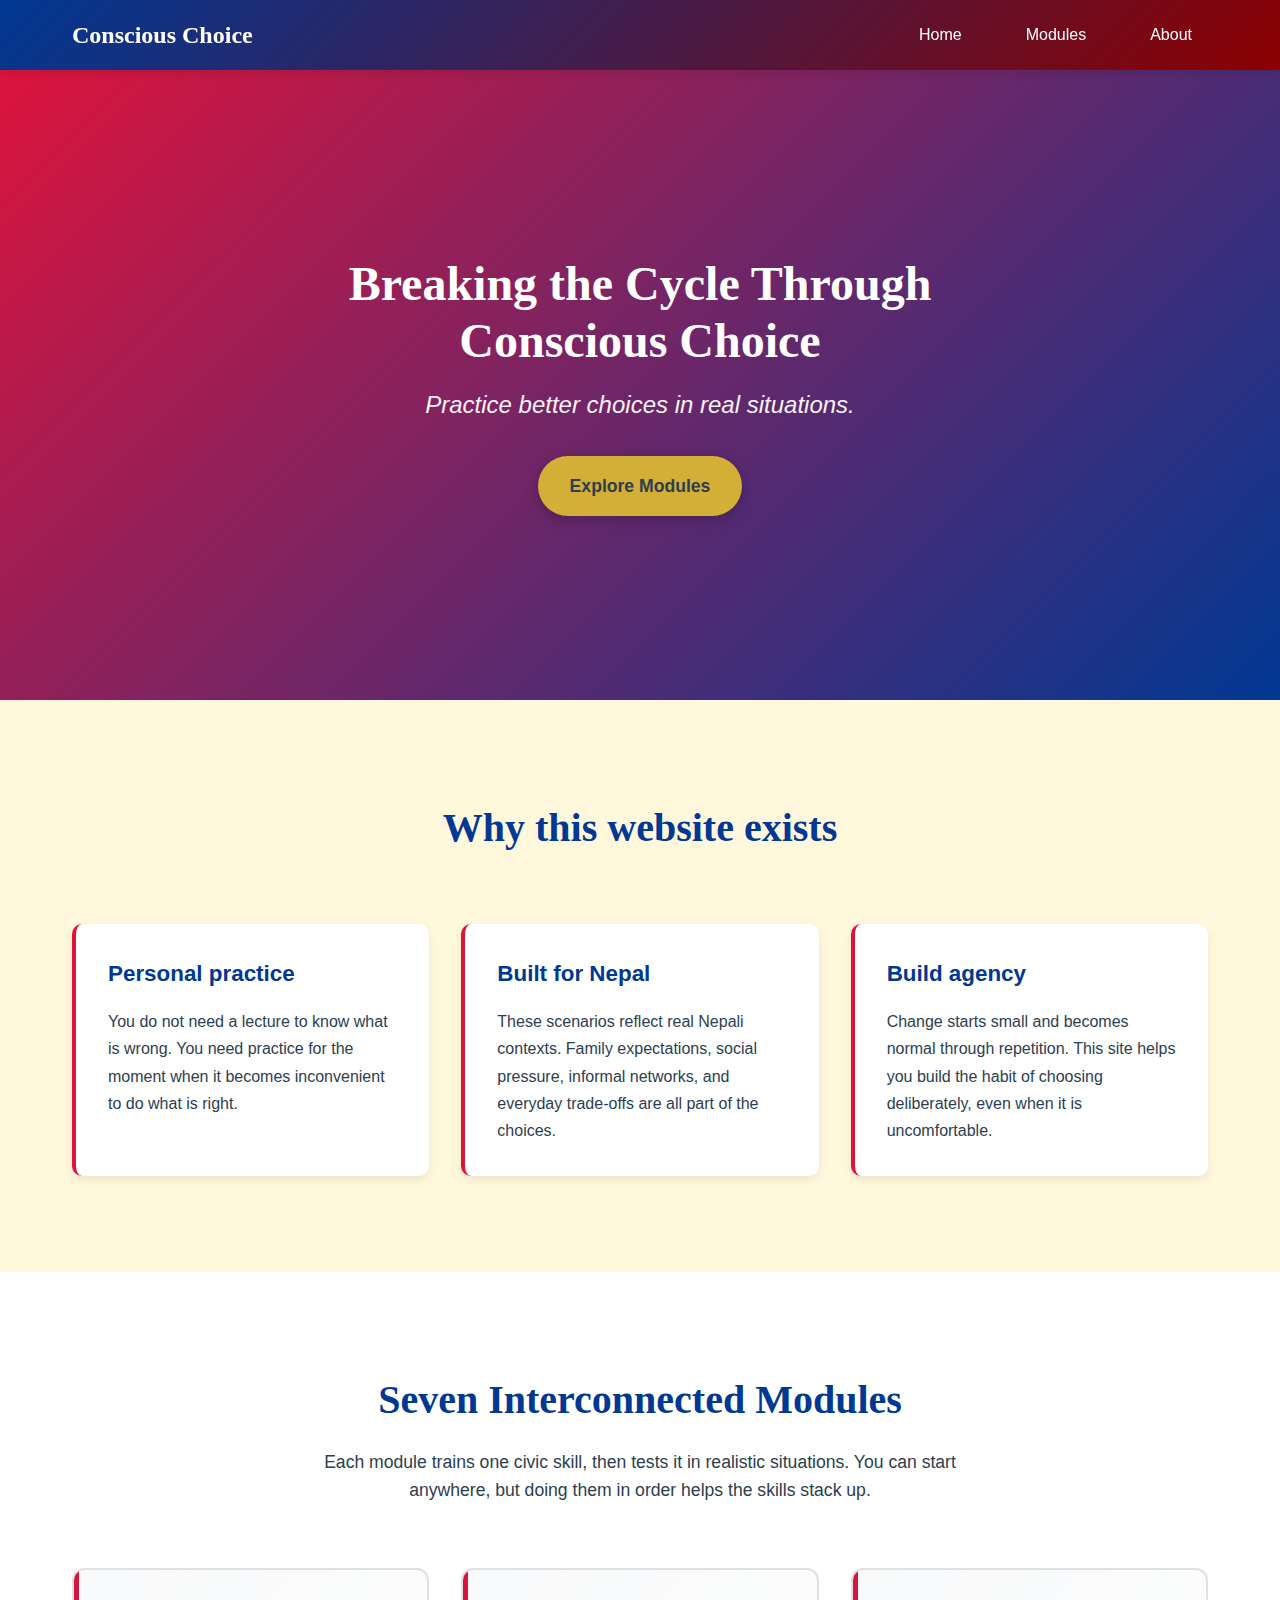
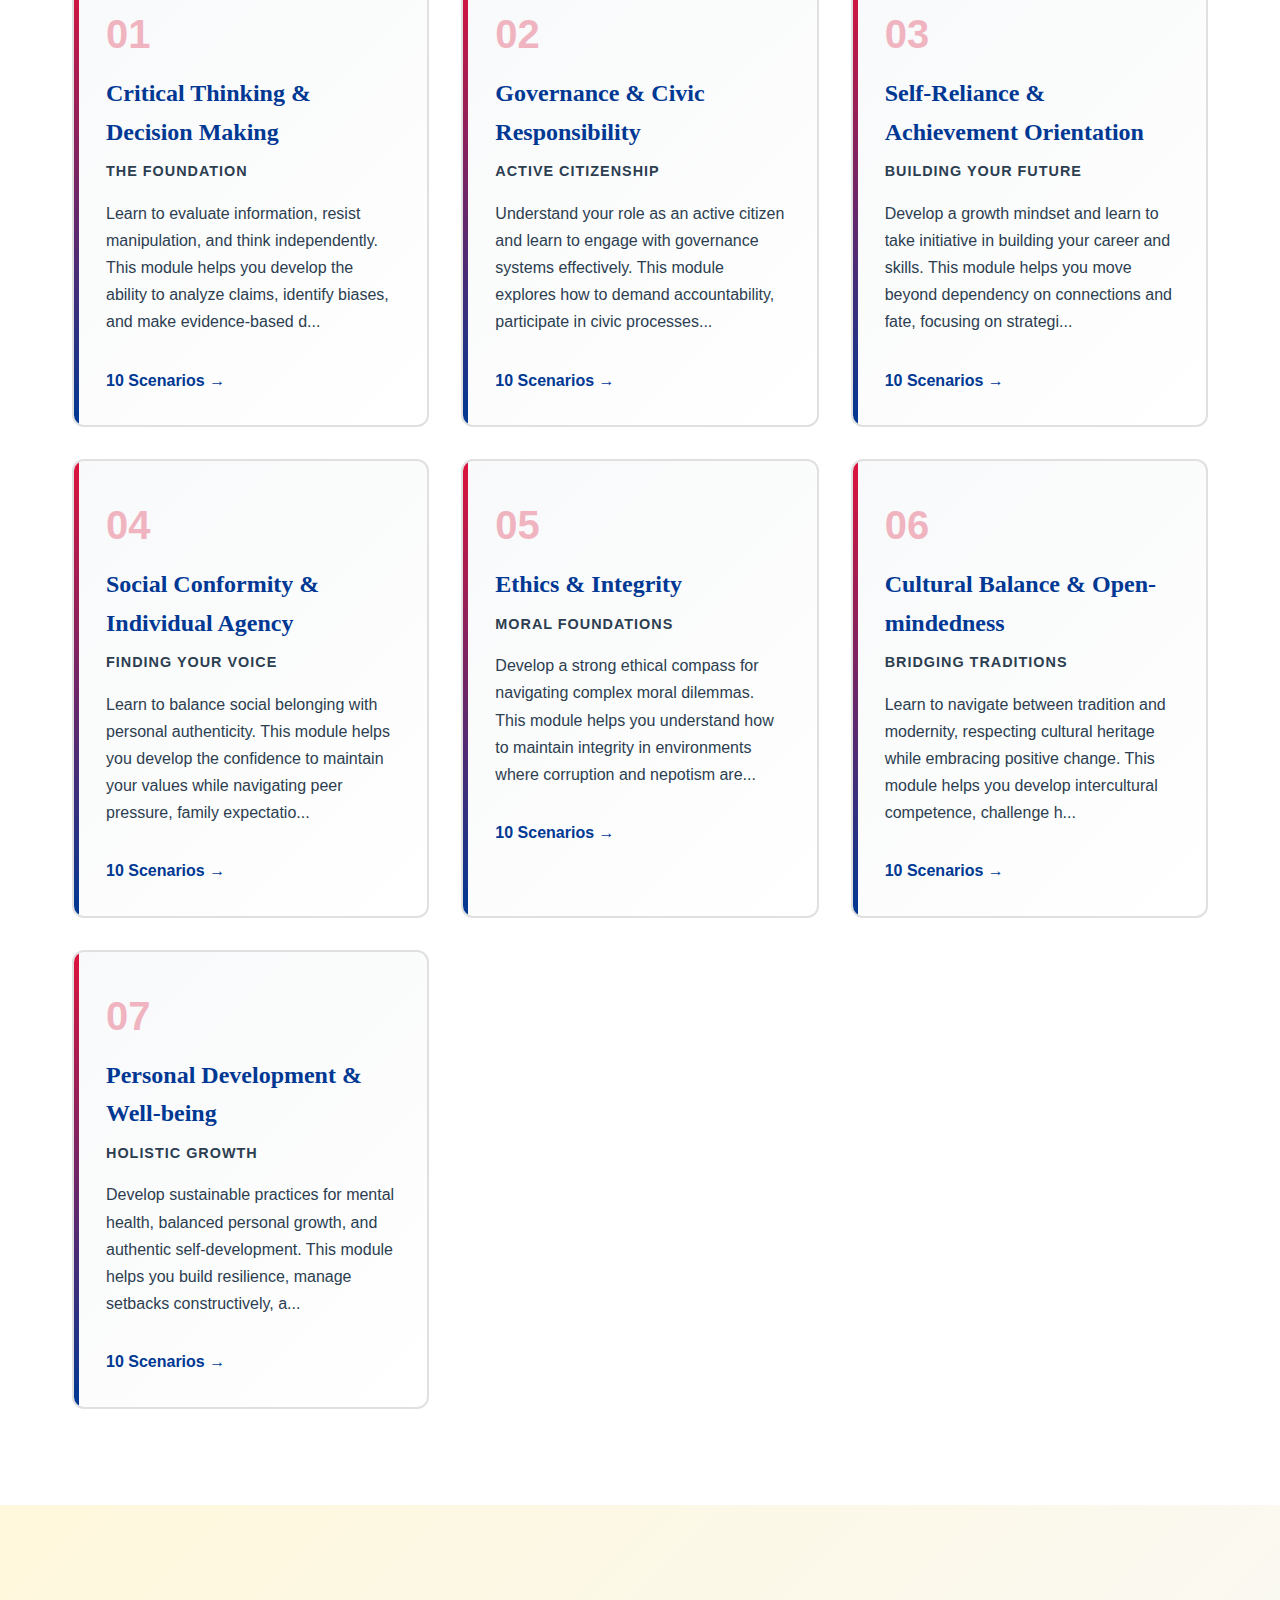
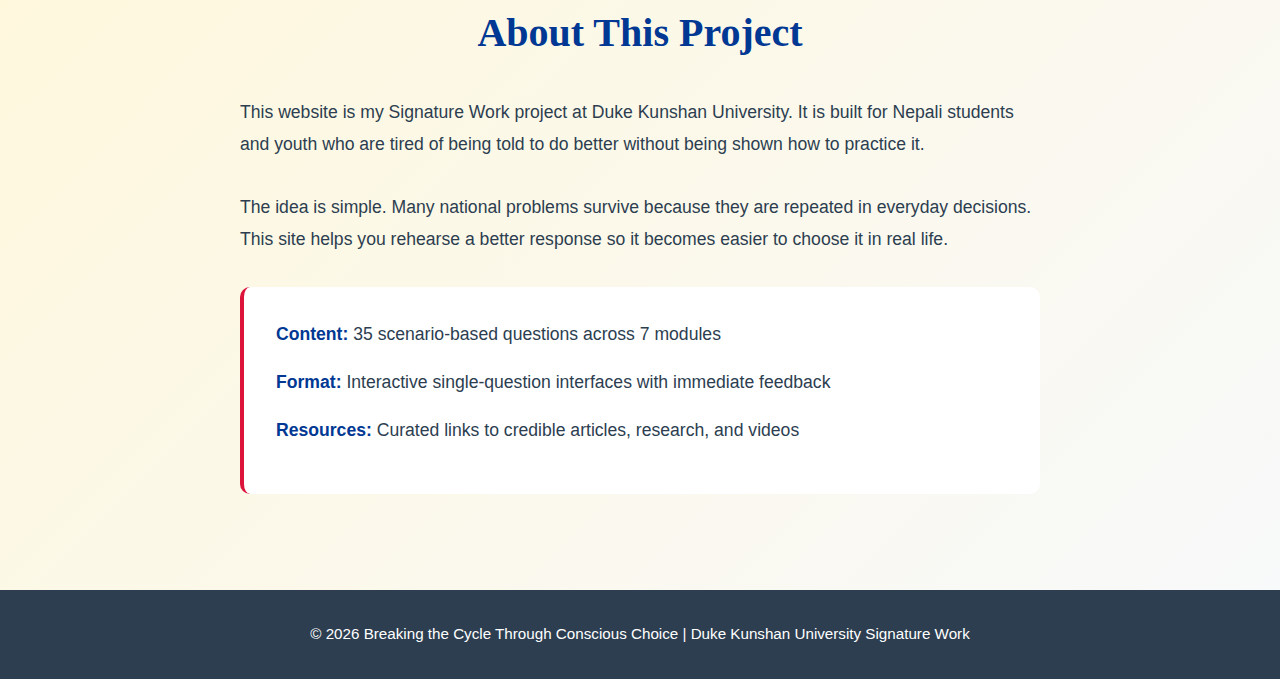
<file: index.html>
<!DOCTYPE html>
<html lang="en">
<head>
    <meta charset="UTF-8">
    <meta name="viewport" content="width=device-width, initial-scale=1.0">
    <title>Breaking the Cycle Through Conscious Choice</title>
    <link rel="stylesheet" href="styles.css">
</head>
<body>
    <!-- Navigation -->
    <nav class="navbar">
        <div class="nav-container">
            <h1 class="logo" id="siteName">Conscious Choice</h1>
            <ul class="nav-menu">
                <li><a href="#home">Home</a></li>
                <li><a href="#modules">Modules</a></li>
                <li><a href="#about">About</a></li>
            </ul>
        </div>
    </nav>

    <!-- Hero Section -->
    <section id="home" class="hero">
        <div class="hero-content">
            <h1 id="heroTitle">Loading...</h1>
            <p class="tagline" id="heroTagline">Loading...</p>
            <div id="heroDescription"></div>
            <a href="#modules" class="cta-button" id="heroCta">Explore Modules</a>
        </div>
    </section>

    <!-- Philosophy Section -->
    <section class="philosophy">
        <div class="container">
            <h2 id="philosophyTitle">Loading...</h2>
            <div class="philosophy-grid" id="philosophyCards"></div>
        </div>
    </section>

    <!-- Modules Section -->
    <section id="modules" class="modules">
        <div class="container">
            <h2 id="modulesTitle">Loading...</h2>
            <p class="modules-intro" id="modulesIntro">Loading...</p>
            <div class="module-list" id="moduleList"></div>
        </div>
    </section>

    <!-- About Section -->
    <section id="about" class="about">
        <div class="container">
            <h2 id="aboutTitle">Loading...</h2>
            <div id="aboutParagraphs"></div>
            <div class="project-meta" id="projectMeta"></div>
        </div>
    </section>

    <!-- Footer -->
    <footer>
        <div class="container">
            <p id="footerText">Loading...</p>
        </div>
    </footer>

    <script src="script.js"></script>
</body>
</html>
</file>
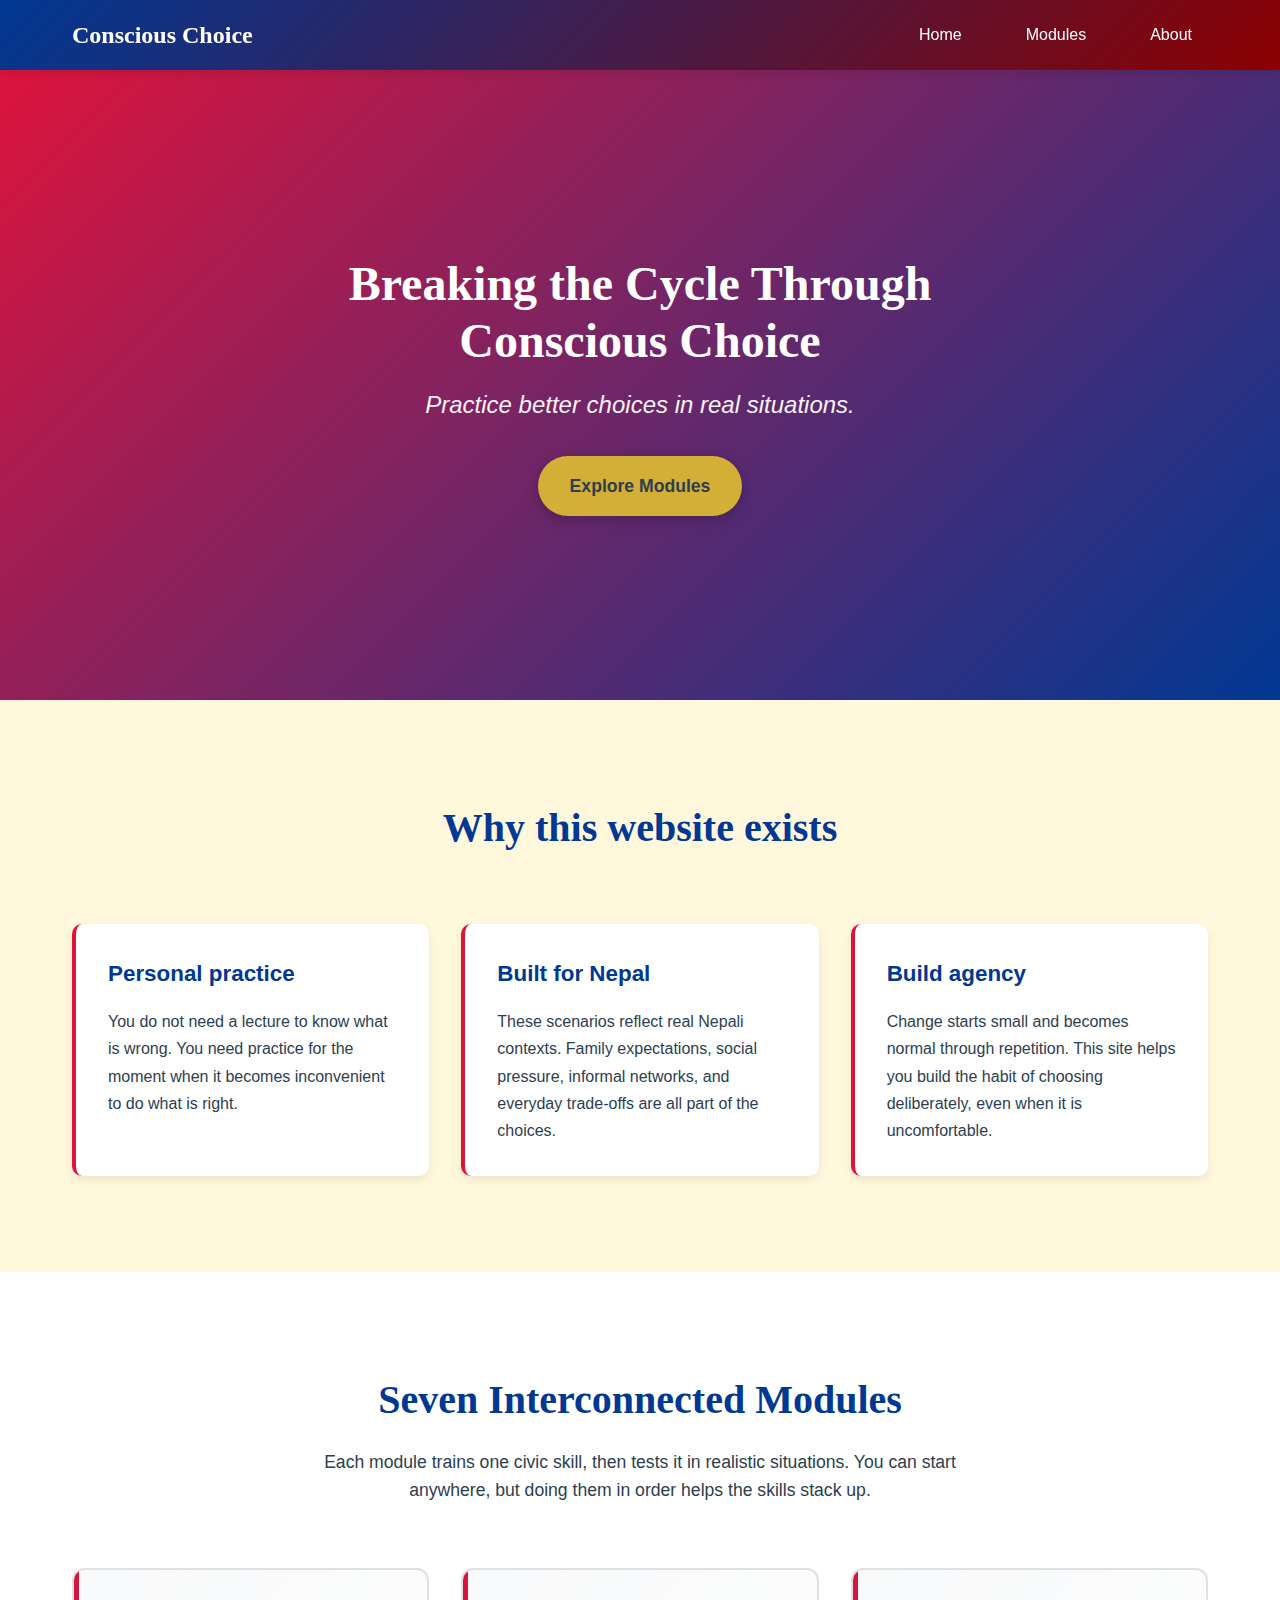
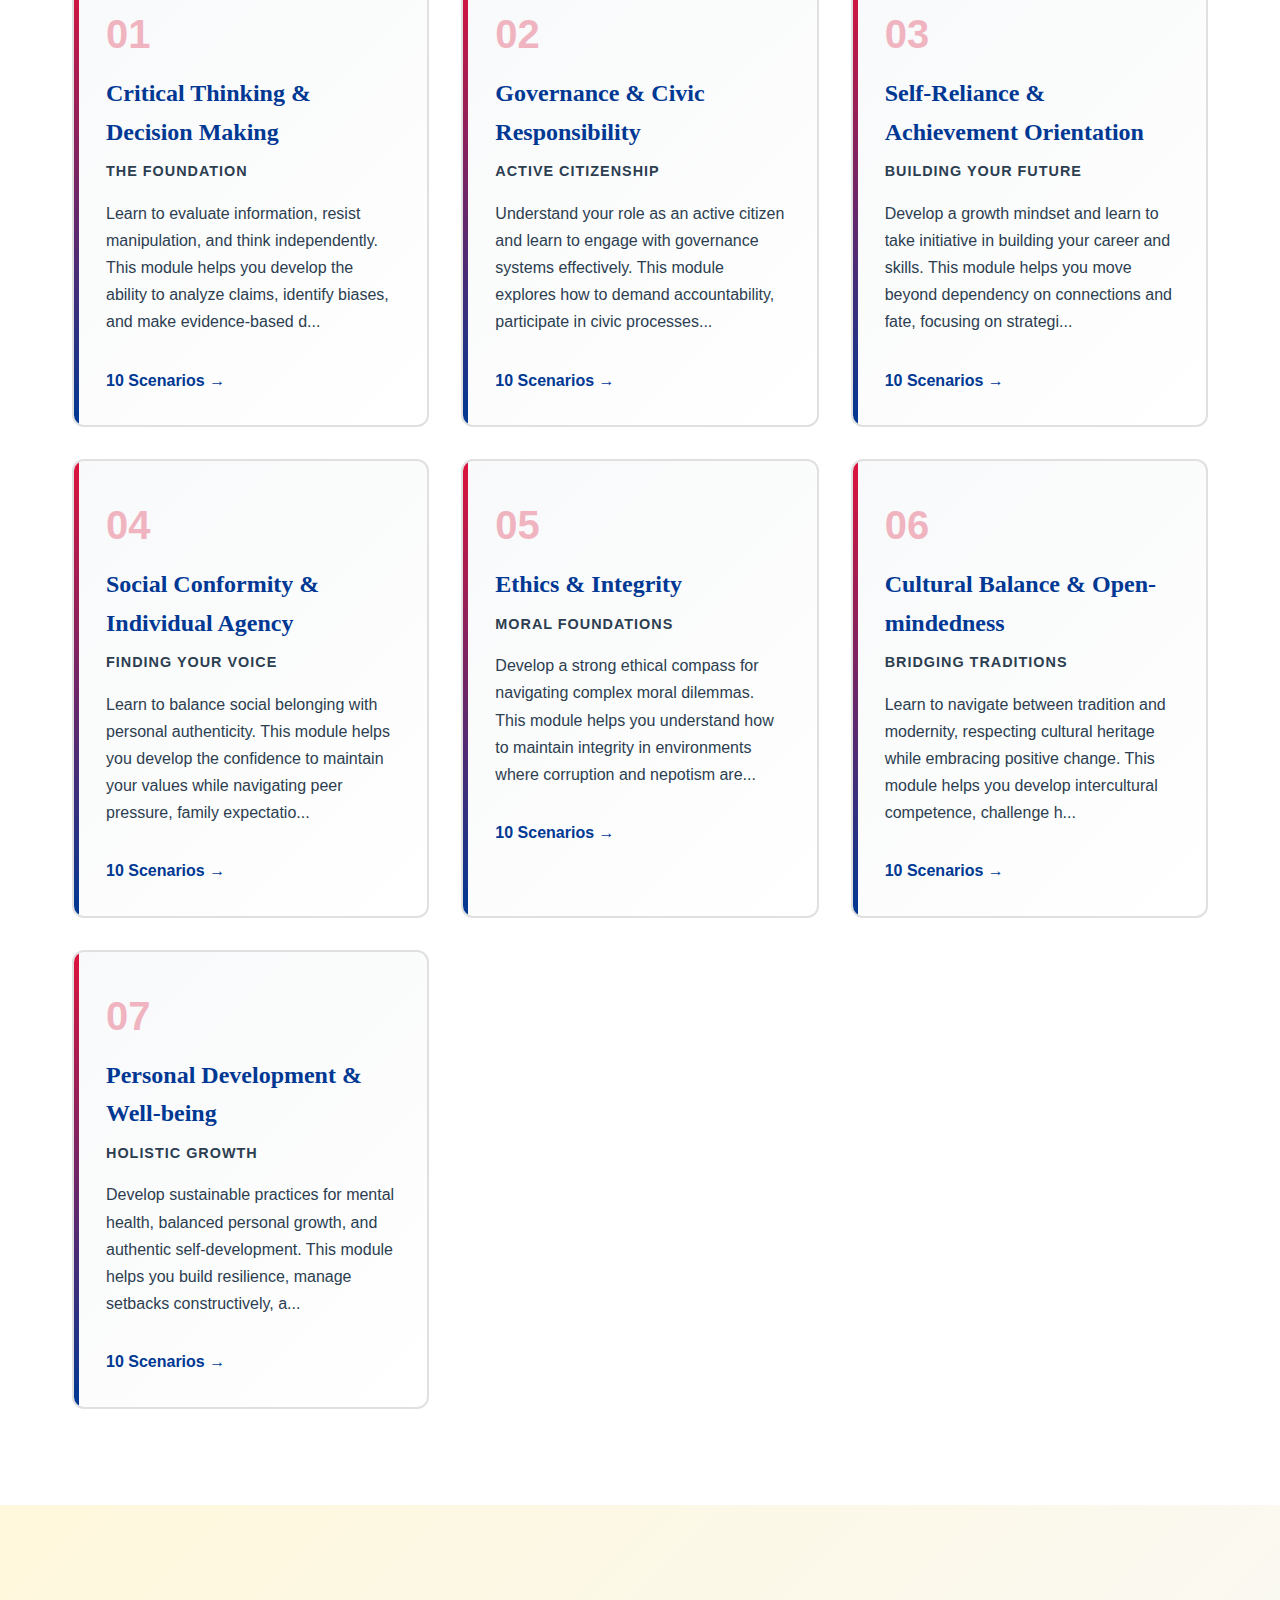
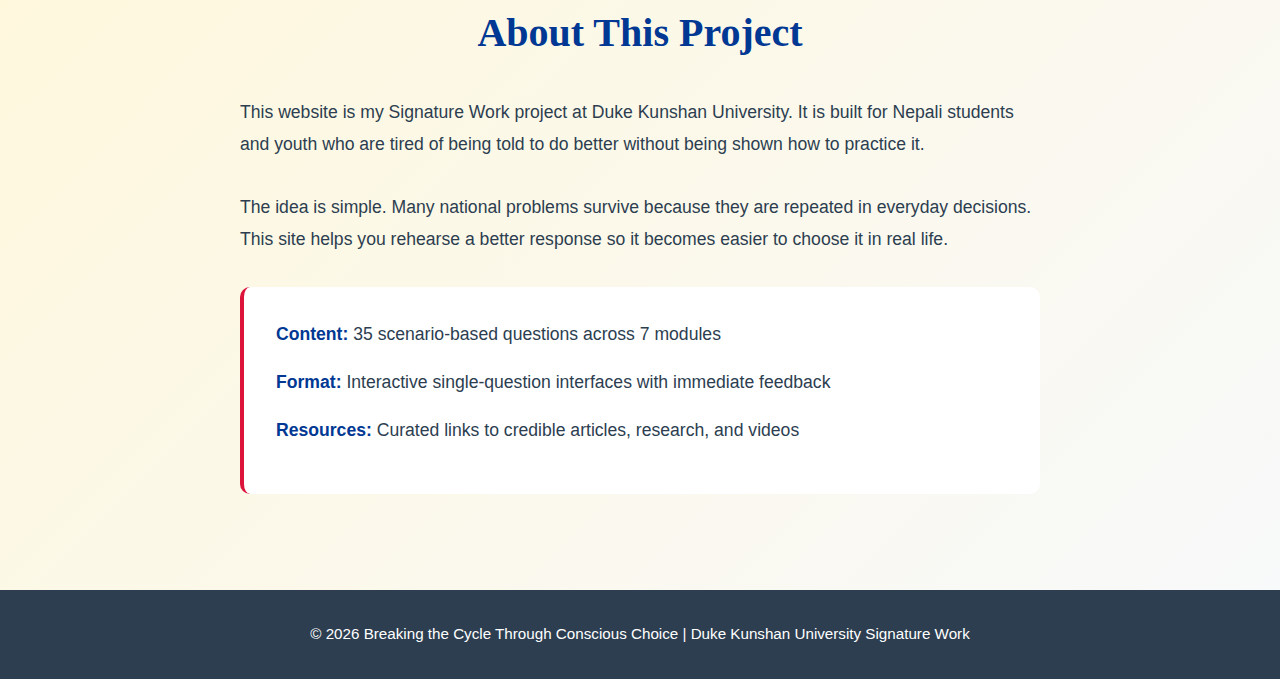
<file: module.html>
<!DOCTYPE html>
<html lang="en">
<head>
    <meta charset="UTF-8">
    <meta name="viewport" content="width=device-width, initial-scale=1.0">
    <title>Module - Conscious Choice</title>
    <link rel="stylesheet" href="styles.css">
</head>
<body>
    <!-- Navigation -->
    <nav class="navbar">
        <div class="nav-container">
            <a href="index.html" class="nav-logo">Conscious Choice</a>
            <div class="nav-menu">
                <a href="index.html" class="nav-link">Home</a>
                <a href="index.html#modules" class="nav-link">Modules</a>
                <a href="index.html#about" class="nav-link">About</a>
            </div>
        </div>
    </nav>

    <!-- Module Header -->
    <div class="module-header">
        <div class="container">
            <div class="module-badge" id="moduleBadge">Module</div>
            <h1 id="moduleTitle">Loading...</h1>
            <p class="module-subtitle" id="moduleSubtitle">Loading...</p>
            <p class="module-description" id="moduleDescription">Loading...</p>
        </div>
    </div>

    <!-- Main Content -->
    <div class="container">
        <!-- Progress Bar -->
        <div class="progress-container">
            <div class="progress-bar">
                <div class="progress-fill" id="progressBar"></div>
            </div>
            <div class="progress-text">
                Question <span id="currentQuestion">1</span> of <span id="totalQuestions">5</span>
            </div>
        </div>

        <!-- Questions Container (populated by JavaScript) -->
        <div id="questionsContainer"></div>

        <!-- Completion Card -->
        <div class="completion-card" id="completionCard">
            <div class="completion-icon">🎉</div>
            <h2>Module Complete!</h2>
            <p id="completionMessage">Congratulations! You have completed this module.</p>
            <div class="completion-buttons">
                <button class="btn-secondary" onclick="window.location.href='index.html#modules'">Back to Modules</button>
                <button class="btn-primary" id="nextModuleBtn">Next Module</button>
            </div>
        </div>
    </div>

    <!-- Footer -->
    <footer>
        <div class="container">
            <p>&copy; 2026 Breaking the Cycle Through Conscious Choice | Duke Kunshan University Signature Work</p>
        </div>
    </footer>

    <script src="script.js"></script>
</body>
</html>
</file>
<file: styles.css>
/* ==========================================================
 HOLISTIC CITIZENSHIP GAME - UNIVERSAL STYLESHEET
 This CSS works for ALL modules (1-7) and the homepage
 ========================================================== */

/* ============================================
 GLOBAL STYLES & RESET
 ============================================ */
* {
  margin: 0;
  padding: 0;
  box-sizing: border-box;
}
:root {
  /* Color Palette - Inspired by Nepali cultural elements */
  --primary-red: #DC143C; /* Nepali flag red */
  --primary-blue: #003893; /* Nepali flag blue */
  --deep-crimson: #8B0000; /* Darker accent */
  --himalayan-white: #F8F9FA; /* Snow white backgrounds */
  --slate-gray: #2C3E50; /* Text dark */
  --warm-gold: #D4AF37; /* Accent gold */
  --soft-cream: #FFF8DC; /* Light warm background */
  --border-gray: #E0E0E0;
  --success-green: #28a745; /* Correct answer */
  --success-bg: #f0fff4; /* Correct answer background */

  /* Typography */
  --font-main: 'Segoe UI', Tahoma, Geneva, Verdana, sans-serif;
  --font-heading: 'Georgia', serif;

  /* Spacing */
  --spacing-xs: 0.5rem;
  --spacing-sm: 1rem;
  --spacing-md: 2rem;
  --spacing-lg: 4rem;
  --spacing-xl: 6rem;

  /* Transitions */
  --transition-smooth: all 0.3s ease;
}
body {
  font-family: var(--font-main);
  line-height: 1.6;
  color: var(--slate-gray);
  background-color: var(--himalayan-white);
}
.container {
  max-width: 1200px;
  margin: 0 auto;
  padding: 0 var(--spacing-md);
}

/* ============================================
 NAVIGATION BAR
 ============================================ */
.navbar {
  background: linear-gradient(135deg, var(--primary-blue) 0%, var(--deep-crimson) 100%);
  padding: var(--spacing-sm) 0;
  position: sticky;
  top: 0;
  z-index: 1000;
  box-shadow: 0 2px 10px rgba(0,0,0,0.1);
}
.nav-container {
  max-width: 1200px;
  margin: 0 auto;
  padding: 0 var(--spacing-md);
  display: flex;
  justify-content: space-between;
  align-items: center;
}
.nav-logo {
  color: white;
  font-size: 1.5rem;
  font-weight: 700;
  font-family: var(--font-heading);
  text-decoration: none;
}
.logo {
  color: white;
  font-size: 1.5rem;
  font-weight: 700;
  font-family: var(--font-heading);
}
.nav-menu {
  display: flex;
  list-style: none;
  gap: var(--spacing-md);
}
.nav-link {
  color: white;
  text-decoration: none;
  font-weight: 500;
  padding: var(--spacing-xs) var(--spacing-sm);
  border-radius: 5px;
  transition: var(--transition-smooth);
}
.nav-menu a {
  color: white;
  text-decoration: none;
  font-weight: 500;
  padding: var(--spacing-xs) var(--spacing-sm);
  border-radius: 5px;
  transition: var(--transition-smooth);
}
.nav-link:hover,
.nav-menu a:hover {
  background-color: rgba(255, 255, 255, 0.2);
}

/* ============================================
 HOMEPAGE HERO SECTION
 ============================================ */
.hero {
  background: linear-gradient(135deg, var(--primary-red) 0%, var(--primary-blue) 100%);
  color: white;
  padding: var(--spacing-xl) var(--spacing-md);
  text-align: center;
  min-height: 70vh;
  display: flex;
  align-items: center;
  justify-content: center;
}
.hero-content {
  max-width: 800px;
}
.hero h1 {
  font-size: 3rem;
  font-family: var(--font-heading);
  margin-bottom: var(--spacing-sm);
  line-height: 1.2;
}
.tagline {
  font-size: 1.5rem;
  font-style: italic;
  margin-bottom: var(--spacing-md);
  opacity: 0.95;
}
.description {
  font-size: 1.1rem;
  line-height: 1.8;
  margin-bottom: var(--spacing-md);
  opacity: 0.9;
}
.cta-button {
  display: inline-block;
  background-color: var(--warm-gold);
  color: var(--slate-gray);
  padding: var(--spacing-sm) var(--spacing-md);
  font-size: 1.1rem;
  font-weight: 600;
  text-decoration: none;
  border-radius: 30px;
  transition: var(--transition-smooth);
  box-shadow: 0 4px 15px rgba(0,0,0,0.2);
}
.cta-button:hover {
  background-color: white;
  transform: translateY(-3px);
  box-shadow: 0 6px 20px rgba(0,0,0,0.3);
}

/* ============================================
 HOMEPAGE PHILOSOPHY SECTION
 ============================================ */
.philosophy {
  padding: var(--spacing-xl) var(--spacing-md);
  background-color: var(--soft-cream);
}
.philosophy h2 {
  text-align: center;
  font-size: 2.5rem;
  font-family: var(--font-heading);
  color: var(--primary-blue);
  margin-bottom: var(--spacing-lg);
}
.philosophy-grid {
  display: grid;
  grid-template-columns: repeat(auto-fit, minmax(280px, 1fr));
  gap: var(--spacing-md);
  margin-top: var(--spacing-md);
}
.philosophy-card {
  background: white;
  padding: var(--spacing-md);
  border-radius: 10px;
  box-shadow: 0 4px 10px rgba(0,0,0,0.08);
  transition: var(--transition-smooth);
  border-left: 4px solid var(--primary-red);
}
.philosophy-card:hover {
  transform: translateY(-5px);
  box-shadow: 0 8px 20px rgba(0,0,0,0.15);
}
.philosophy-card h3 {
  color: var(--primary-blue);
  font-size: 1.4rem;
  margin-bottom: var(--spacing-sm);
}
.philosophy-card p {
  color: var(--slate-gray);
  line-height: 1.7;
}

/* ============================================
 HOMEPAGE MODULES SECTION
 ============================================ */
.modules {
  padding: var(--spacing-xl) var(--spacing-md);
  background-color: white;
}
.modules h2 {
  text-align: center;
  font-size: 2.5rem;
  font-family: var(--font-heading);
  color: var(--primary-blue);
  margin-bottom: var(--spacing-sm);
}
.modules-intro {
  text-align: center;
  font-size: 1.1rem;
  max-width: 700px;
  margin: 0 auto var(--spacing-lg) auto;
  color: var(--slate-gray);
}
.module-list {
  display: grid;
  grid-template-columns: repeat(auto-fit, minmax(320px, 1fr));
  gap: var(--spacing-md);
}
.module-card {
  background: linear-gradient(135deg, var(--himalayan-white) 0%, white 100%);
  padding: var(--spacing-md);
  border-radius: 12px;
  border: 2px solid var(--border-gray);
  transition: var(--transition-smooth);
  position: relative;
  overflow: hidden;
}
.module-card::before {
  content: '';
  position: absolute;
  top: 0;
  left: 0;
  width: 5px;
  height: 100%;
  background: linear-gradient(180deg, var(--primary-red) 0%, var(--primary-blue) 100%);
  transition: var(--transition-smooth);
}
.module-card:hover {
  border-color: var(--primary-blue);
  box-shadow: 0 8px 25px rgba(0,0,0,0.12);
  transform: translateY(-5px);
}
.module-card:hover::before {
  width: 100%;
  opacity: 0.05;
}
.module-number {
  font-size: 2.5rem;
  font-weight: 700;
  color: var(--primary-red);
  opacity: 0.3;
  margin-bottom: var(--spacing-xs);
}
.module-card h3 {
  font-size: 1.5rem;
  color: var(--primary-blue);
  margin-bottom: var(--spacing-xs);
  font-family: var(--font-heading);
}
.module-role {
  font-size: 0.9rem;
  color: var(--warm-gold);
  font-weight: 600;
  text-transform: uppercase;
  letter-spacing: 1px;
  margin-bottom: var(--spacing-sm);
}
.module-card p {
  color: var(--slate-gray);
  line-height: 1.7;
  margin-bottom: var(--spacing-sm);
}
.module-link {
  display: inline-block;
  color: var(--primary-blue);
  font-weight: 600;
  text-decoration: none;
  margin-top: var(--spacing-sm);
  transition: var(--transition-smooth);
  pointer-events: auto !important;
  position: relative;
  z-index: 100;
}
.module-link:hover {
  color: var(--primary-red);
  transform: translateX(5px);
}
.module-card * {
  pointer-events: none;
}
.module-link {
  pointer-events: auto !important;
}

/* ============================================
 HOMEPAGE ABOUT SECTION
 ============================================ */
.about {
  padding: var(--spacing-xl) var(--spacing-md);
  background: linear-gradient(135deg, var(--soft-cream) 0%, var(--himalayan-white) 100%);
}
.about h2 {
  font-size: 2.5rem;
  font-family: var(--font-heading);
  color: var(--primary-blue);
  margin-bottom: var(--spacing-md);
  text-align: center;
}
.about p {
  font-size: 1.1rem;
  line-height: 1.8;
  max-width: 800px;
  margin: 0 auto var(--spacing-md) auto;
  color: var(--slate-gray);
}
.project-meta {
  background: white;
  padding: var(--spacing-md);
  border-radius: 10px;
  border-left: 4px solid var(--primary-red);
  margin-top: var(--spacing-md);
  max-width: 800px;
  margin-left: auto;
  margin-right: auto;
}
.project-meta p {
  margin-bottom: var(--spacing-sm);
}
.project-meta strong {
  color: var(--primary-blue);
}

/* ============================================
 MODULE PAGE HEADER
 ============================================ */
.module-header {
  background: linear-gradient(135deg, var(--primary-blue) 0%, var(--primary-red) 100%);
  color: white;
  padding: var(--spacing-lg) var(--spacing-md) var(--spacing-xl) var(--spacing-md);
  text-align: center;
}
.module-badge {
  display: inline-block;
  background: var(--warm-gold);
  color: var(--slate-gray);
  padding: var(--spacing-xs) var(--spacing-sm);
  border-radius: 20px;
  font-weight: 600;
  font-size: 0.9rem;
  margin-bottom: var(--spacing-sm);
}
.module-header h1 {
  font-size: 2.5rem;
  font-family: var(--font-heading);
  margin-bottom: var(--spacing-xs);
}
.module-subtitle {
  font-size: 1.2rem;
  color: var(--warm-gold);
  font-weight: 600;
  text-transform: uppercase;
  letter-spacing: 2px;
  margin-bottom: var(--spacing-md);
}
.module-description {
  font-size: 1.1rem;
  line-height: 1.8;
  max-width: 800px;
  margin: 0 auto;
  opacity: 0.95;
}

/* ============================================
 PROGRESS BAR
 ============================================ */
.progress-container {
  max-width: 900px;
  margin: var(--spacing-md) auto;
  padding: 0 var(--spacing-md);
}
.progress-bar {
  width: 100%;
  height: 8px;
  background-color: var(--border-gray);
  border-radius: 10px;
  overflow: hidden;
  margin-bottom: var(--spacing-xs);
}
.progress-fill {
  height: 100%;
  background: linear-gradient(90deg, var(--primary-blue) 0%, var(--primary-red) 100%);
  border-radius: 10px;
  transition: width 0.4s ease;
  width: 20%; /* Fallback */
}
.progress-text {
  text-align: center;
  font-size: 0.9rem;
  color: var(--slate-gray);
  font-weight: 500;
}

/* ============================================
 QUESTION CARDS
 ============================================ */
.question-card {
  display: none;
  max-width: 900px;
  margin: 0 auto var(--spacing-lg) auto;
  padding: var(--spacing-md);
  animation: fadeInUp 0.4s ease;
}
.question-card.active {
  display: block;
}
@keyframes fadeInUp {
  from {
    opacity: 0;
    transform: translateY(20px);
  }
  to {
    opacity: 1;
    transform: translateY(0);
  }
}
.question-number {
  font-size: 0.9rem;
  color: var(--warm-gold);
  font-weight: 600;
  text-transform: uppercase;
  letter-spacing: 1px;
  margin-bottom: var(--spacing-sm);
}

/* ============================================
 SCENARIO SECTION
 ============================================ */
.scenario {
  background: white;
  padding: var(--spacing-md);
  border-radius: 10px;
  border-left: 4px solid var(--primary-red);
  margin-bottom: var(--spacing-md);
  box-shadow: 0 2px 8px rgba(0,0,0,0.05);
}
.scenario h2 {
  font-size: 1.8rem;
  font-family: var(--font-heading);
  color: var(--primary-blue);
  margin-bottom: var(--spacing-sm);
}
.scenario p {
  line-height: 1.8;
  margin-bottom: var(--spacing-sm);
  color: var(--slate-gray);
}
.question-text {
  font-size: 1.1rem;
  font-weight: 600;
  margin-top: var(--spacing-sm);
}

/* ============================================
 OPTIONS (ANSWER CHOICES)
 ============================================ */
.options {
  display: flex;
  flex-direction: column;
  gap: var(--spacing-sm);
  margin-bottom: var(--spacing-md);
}
.option {
  background: white;
  border: 2px solid var(--border-gray);
  border-radius: 10px;
  padding: var(--spacing-sm);
  display: flex;
  gap: var(--spacing-sm);
  transition: var(--transition-smooth);
  cursor: pointer;
}
.option:hover {
  border-color: var(--primary-blue);
  box-shadow: 0 4px 15px rgba(0,0,0,0.1);
  transform: translateX(5px);
}
.option.selected {
  border-color: var(--primary-blue);
  background-color: var(--himalayan-white);
}
.option[data-correct="true"].selected {
  border-color: var(--success-green);
  background-color: var(--success-bg);
}
.option-letter {
  background: var(--primary-blue);
  color: white;
  width: 40px;
  height: 40px;
  border-radius: 50%;
  display: flex;
  align-items: center;
  justify-content: center;
  font-weight: 700;
  font-size: 1.2rem;
  flex-shrink: 0;
  transition: var(--transition-smooth);
}
.option.selected .option-letter {
  background: var(--primary-red);
}
.option[data-correct="true"].selected .option-letter {
  background: var(--success-green);
}
.option-content {
  flex: 1;
  display: flex;
  gap: var(--spacing-sm);
}
.option-text {
  font-weight: 500;
  color: var(--slate-gray);
  margin-bottom: var(--spacing-xs);
  font-size: 1.05rem;
}

/* ============================================
 FEEDBACK (SHOWN AFTER CLICK)
 ============================================ */
.option .feedback {
  display: none;
  background: var(--soft-cream);
  padding: var(--spacing-sm);
  border-radius: 8px;
  margin-top: var(--spacing-sm);
  border-left: 3px solid var(--warm-gold);
  animation: fadeIn 0.3s ease;
}
.option.selected .feedback {
  display: block;
}
.option[data-correct="true"].selected .feedback {
  background: var(--success-bg);
  border-left: 3px solid var(--success-green);
}
@keyframes fadeIn {
  from {
    opacity: 0;
    transform: translateY(-5px);
  }
  to {
    opacity: 1;
    transform: translateY(0);
  }
}
.option .feedback strong {
  display: block;
  margin-bottom: var(--spacing-xs);
}

/* ============================================
 RESOURCES SECTION
 ============================================ */
.resources {
  background: var(--soft-cream);
  padding: var(--spacing-md);
  border-radius: 10px;
  border-left: 4px solid var(--warm-gold);
  margin-bottom: var(--spacing-md);
}
.resources h3 {
  color: var(--primary-blue);
  font-size: 1.3rem;
  margin-bottom: var(--spacing-sm);
}
.resources ul {
  list-style: none;
  padding: 0;
}
.resources li {
  margin-bottom: var(--spacing-xs);
}
.resources a {
  color: var(--primary-blue);
  text-decoration: none;
  font-weight: 500;
  transition: var(--transition-smooth);
}
.resources a:hover {
  color: var(--primary-red);
  text-decoration: underline;
}

/* ============================================
 NAVIGATION BUTTONS
 ============================================ */
.navigation-buttons {
  display: flex;
  justify-content: space-between;
  gap: var(--spacing-sm);
  margin-top: var(--spacing-md);
}
.btn-primary,
.btn-secondary {
  padding: var(--spacing-sm) var(--spacing-md);
  border: none;
  border-radius: 8px;
  font-weight: 600;
  font-size: 1rem;
  cursor: pointer;
  transition: var(--transition-smooth);
  text-decoration: none;
  display: inline-block;
}
.btn-primary {
  background: var(--primary-blue);
  color: white;
}
.btn-primary:hover {
  background: var(--primary-red);
  transform: translateY(-2px);
  box-shadow: 0 4px 12px rgba(0,0,0,0.15);
}
.btn-secondary {
  background: var(--border-gray);
  color: var(--slate-gray);
}
.btn-secondary:hover {
  background: var(--slate-gray);
  color: white;
  transform: translateY(-2px);
}

/* ============================================
 COMPLETION CARD
 ============================================ */
.completion-card {
  display: none; /* Hidden by default; shown only when module is complete */
  max-width: 700px;
  margin: var(--spacing-lg) auto;
  padding: var(--spacing-lg);
  background: white;
  border-radius: 15px;
  box-shadow: 0 8px 30px rgba(0,0,0,0.1);
  text-align: center;
  animation: fadeInUp 0.5s ease;
}
.completion-card.active {
  display: block;
}
.completion-icon {
  font-size: 4rem;
  margin-bottom: var(--spacing-sm);
}
.completion-card h2 {
  font-family: var(--font-heading);
  color: var(--primary-blue);
  font-size: 2rem;
  margin-bottom: var(--spacing-sm);
}
.completion-card p {
  color: var(--slate-gray);
  line-height: 1.7;
  margin-bottom: var(--spacing-sm);
}
.completion-message {
  background: var(--soft-cream);
  padding: var(--spacing-md);
  border-radius: 10px;
  border-left: 4px solid var(--warm-gold);
  margin-top: var(--spacing-md);
}
.completion-buttons {
  display: flex;
  gap: var(--spacing-sm);
  justify-content: center;
  margin-top: var(--spacing-md);
  flex-wrap: wrap;
}

/* ============================================
 FOOTER
 ============================================ */
footer {
  background: var(--slate-gray);
  color: white;
  text-align: center;
  padding: var(--spacing-md);
}
footer p {
  margin: 0;
  font-size: 0.95rem;
}

/* ============================================
 RESPONSIVE DESIGN
 ============================================ */
@media (max-width: 768px) {
  .hero h1 {
    font-size: 2rem;
  }
  .tagline {
    font-size: 1.2rem;
  }
  .nav-menu {
    gap: var(--spacing-sm);
  }
  .nav-menu a,
  .nav-link {
    padding: var(--spacing-xs);
    font-size: 0.9rem;
  }
  .nav-logo,
  .logo {
    font-size: 1.2rem;
  }
  .modules h2,
  .about h2,
  .philosophy h2 {
    font-size: 2rem;
  }
  .module-list {
    grid-template-columns: 1fr;
  }
  .navigation-buttons {
    flex-direction: column;
  }
  .btn-primary,
  .btn-secondary {
    width: 100%;
    text-align: center;
  }
  .scenario h2 {
    font-size: 1.5rem;
  }
  .option-letter {
    width: 35px;
    height: 35px;
    font-size: 1rem;
  }
  .completion-card {
    padding: var(--spacing-md);
  }
  .completion-icon {
    font-size: 3rem;
  }
  .module-header h1 {
    font-size: 1.8rem;
  }
}
@media (max-width: 480px) {
  :root {
    --spacing-lg: 2rem;
    --spacing-xl: 3rem;
  }
  .hero h1 {
    font-size: 1.7rem;
  }
  .cta-button {
    padding: var(--spacing-xs) var(--spacing-sm);
    font-size: 1rem;
  }
  .module-header h1 {
    font-size: 1.8rem;
  }
  .module-subtitle {
    font-size: 1rem;
  }
  .scenario h2 {
    font-size: 1.3rem;
  }
  .option-text {
    font-size: 0.95rem;
  }
}
</file>
